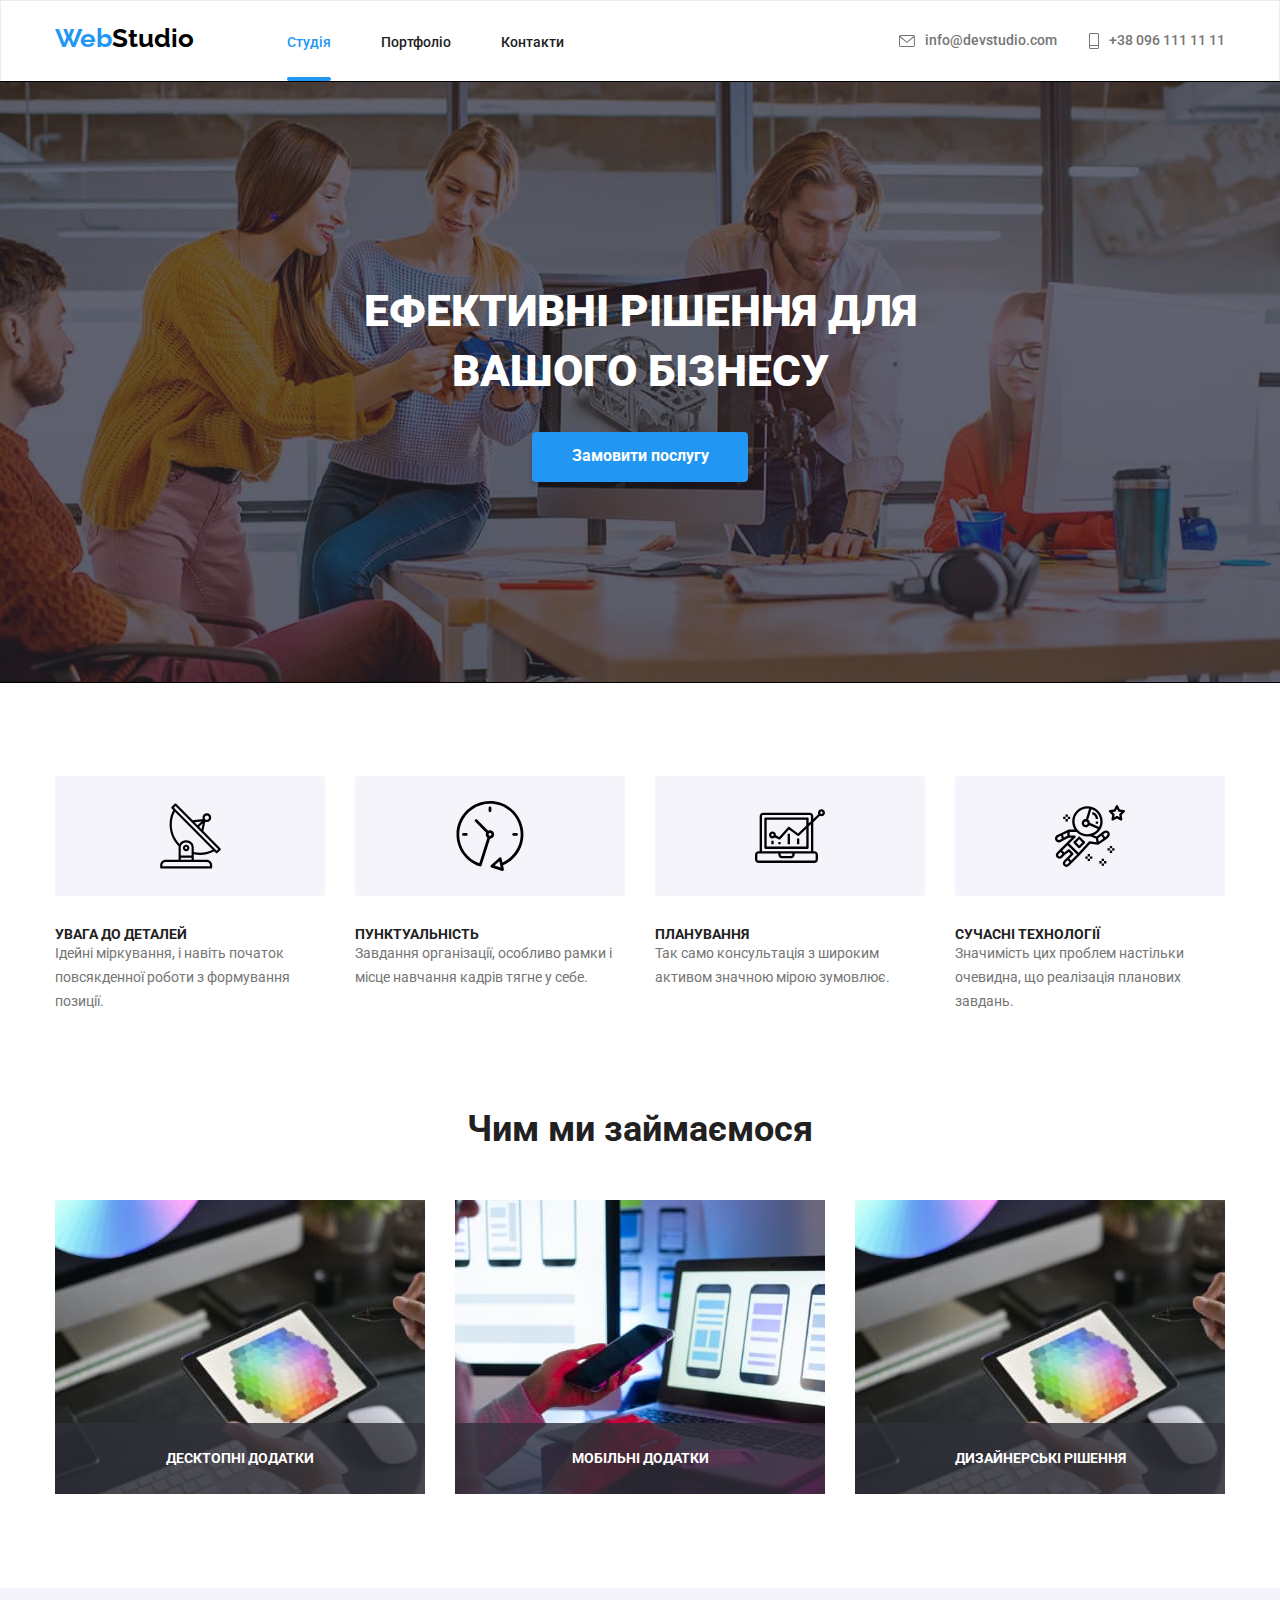
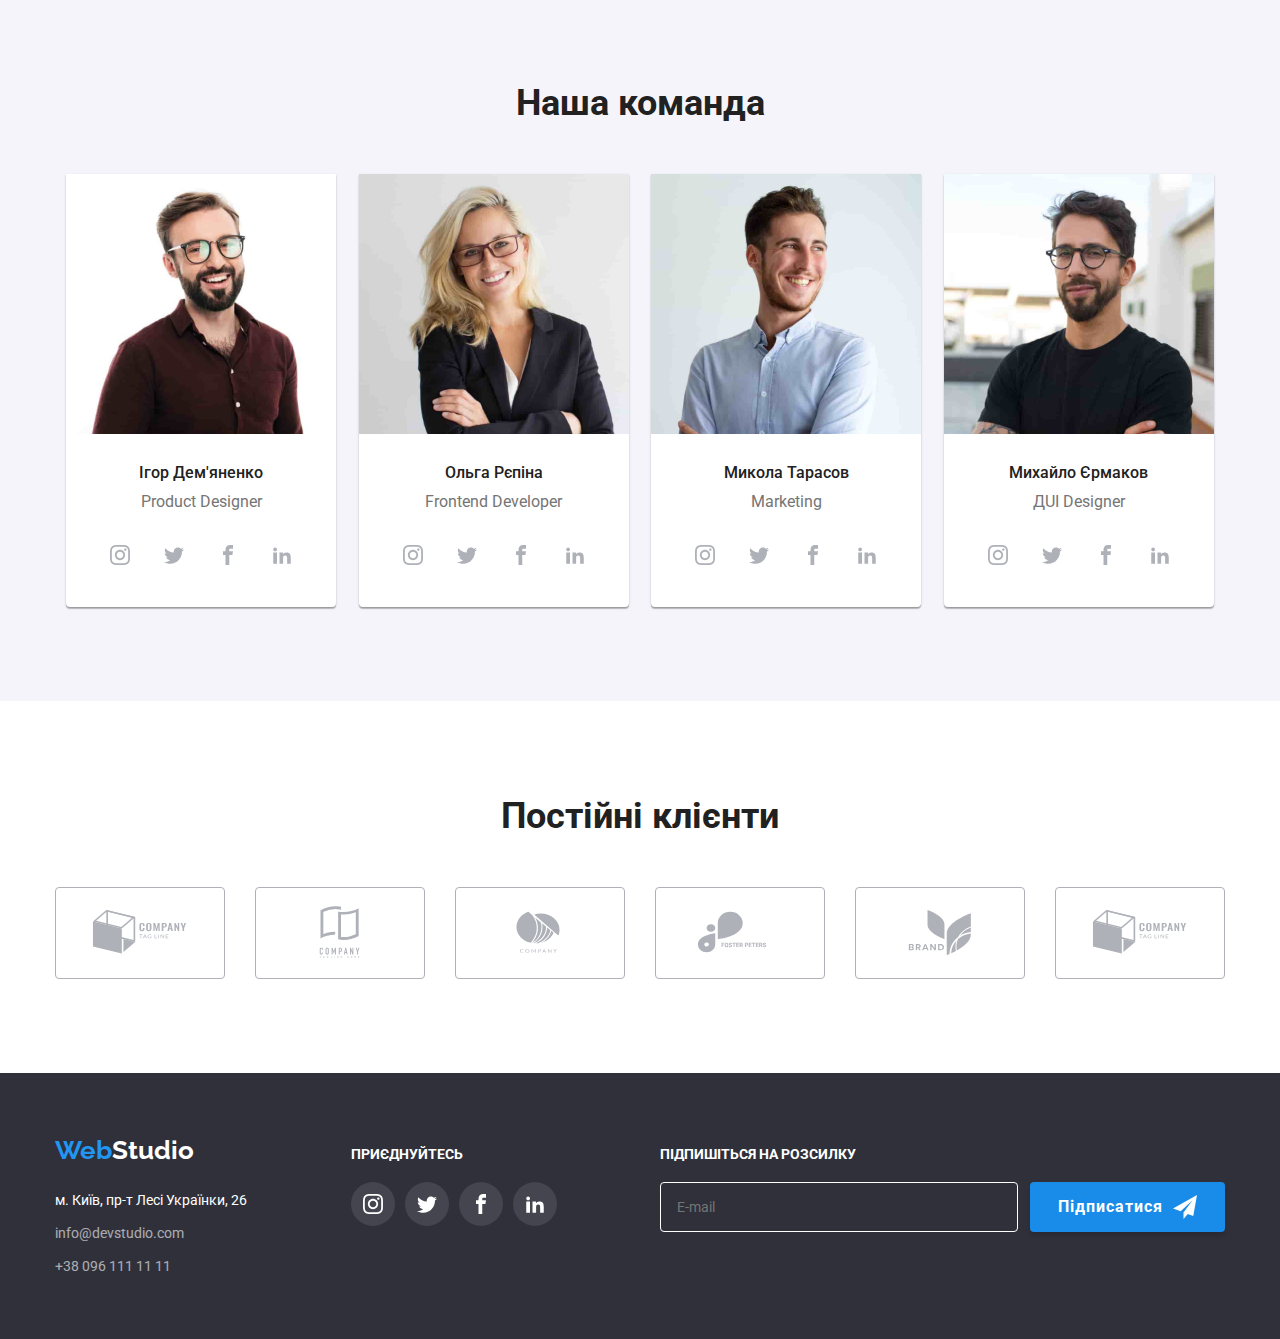
<file: index.html>
<!DOCTYPE html>
<html lang="uk">
  <head>
    <meta charset="UTF-8" />
    <meta http-equiv="X-UA-Compatible" content="IE=edge" />
    <meta name="viewport" content="width=device-width, initial-scale=1.0" />
    <title>lesson</title>
    <link rel="preconnect" href="https://fonts.googleapis.com" />
    <link rel="preconnect" href="https://fonts.gstatic.com" crossorigin />
    <link
      href="https://fonts.googleapis.com/css2?family=Raleway:wght@700&family=Roboto:wght@400;500;700;900&display=swap"
      rel="stylesheet"
    />
    <link
      rel="stylesheet"
      href="https://cdnjs.cloudflare.com/ajax/libs/modern-normalize/1.1.0/modern-normalize.css"
      integrity="sha512-Y0MM+V6ymRKN2zStTqzQ227DWhhp4Mzdo6gnlRnuaNCbc+YN/ZH0sBCLTM4M0oSy9c9VKiCvd4Jk44aCLrNS5Q=="
      crossorigin="anonymous"
      referrerpolicy="no-referrer"
    />

    <link rel="stylesheet" href="./css/main.min.css" />
  </head>
  <body>
    <header class="header">
      <div class="container">
        <div class="header__wrapper-q">
          <a lang="en" href="./index.html" class="logo active logo-activ"
            ><span class="logo-web">Web</span>Studio</a
          >
          <nav class="navigation">
            <ul class="header__list">
              <li>
                <a href="./index.html" class="navigation-a active"> Студія </a>
              </li>
              <li>
                <a
                  href="./portfolio.html"
                  class="navigation-b active promo animashn"
                >
                  Портфоліо
                </a>
              </li>
              <li>
                <a href="#" class="navigation-c active promo animashn">
                  Контакти
                </a>
              </li>
            </ul>
          </nav>

          <ul class="header__list-two">
            <li class="icon-tel-heder">
              <div class="div_anime animashn">
                <svg class="mail-heder">
                  <use
                    href="./images/icons.svg#icon-mail "
                    width="16"
                    height="12"
                  ></use>
                </svg>

                <a
                  href="mailto:info@devstudio.com"
                  class="navigation-aa active navigation-li animashn"
                  >info@devstudio.com</a
                >
              </div>
            </li>
            <li class="icon-tel-heder">
              <div class="div_anime active animashn">
                <svg class="tel-heder">
                  <use
                    href="./images/icons.svg#icon-tel "
                    width="10"
                    height="16"
                  ></use>
                </svg>
                <a
                  href="tel:info@devstudio.com"
                  class="navigation-bb active navigation-li animashn"
                  >+38 096 111 11 11</a
                >
              </div>
            </li>
          </ul>
        </div>
      </div>
    </header>
    <main>
      <section class="hero">
        <h1 class="hero-big">Ефективні рішення для вашого бізнесу</h1>
        <button type="button" class="bot-button" data-modal-open>
          Замовити послугу
        </button>
      </section>

      <section class="section">
        <div class="container">
          <h2 class="hidden__header">СЕКЦІЯ ТЕХНОЛОГІЇ</h2>
          <ul class="section-list__tehnology">
            <li class="section-tehnology__item">
              <div class="section-item__wraper">
                <svg class="icon__antenna" width="65" height="70">
                  <use href="./images/icons.svg#icon-antenna"></use>
                </svg>
              </div>
              <h3 class="section-tehnology__headline">УВАГА ДО ДЕТАЛЕЙ</h3>
              <p class="section-tehnology__text">
                Ідейні міркування, і навіть початок повсякденної роботи з
                формування позиції.
              </p>
            </li>
            <li class="section-tehnology__item">
              <div class="section-item__wraper">
                <svg class="section-tehnology__svg" width="67" height="70">
                  <use href="./images/icons.svg#icon-clock"></use>
                </svg>
              </div>
              <h3 class="section-tehnology__headline">ПУНКТУАЛЬНІСТЬ</h3>
              <p class="section-tehnology__text">
                Завдання організації, особливо рамки і місце навчання кадрів
                тягне у себе.
              </p>
            </li>
            <li class="section-tehnology__item">
              <div class="section-item__wraper">
                <svg class="section-tehnology__svg" width="70" height="55">
                  <use href="./images/icons.svg#icon-comp"></use>
                </svg>
              </div>
              <h3 class="section-tehnology__headline">ПЛАНУВАННЯ</h3>
              <p class="section-tehnology__text">
                Так само консультація з широким активом значною мірою зумовлює.
              </p>
            </li>
            <li class="section-tehnology__item">
              <div class="section-item__wraper">
                <svg class="section-tehnology__svg" width="60" height="60">
                  <use href="./images/icons.svg#icon-astronaut "></use>
                </svg>
              </div>
              <h3 class="section-tehnology__headline">СУЧАСНІ ТЕХНОЛОГІЇ</h3>
              <p class="section-tehnology__text">
                Значимість цих проблем настільки очевидна, що реалізація
                планових завдань.
              </p>
            </li>
          </ul>
        </div>
      </section>
      <section class="section">
        <div class="container">
          <h2 class="title">Чим ми займаємося</h2>
          <ul class="section-foto__list">
            <li class="section-foto__link">
              <img
                src="./images/img2.jpg"
                alt=" Технологія "
                width="370"
                height="294"
              />
              <div class="section-foto__wraper">
                <h3 class="section-foto__title">Десктопні додатки</h3>
              </div>
            </li>
            <li class="section-foto__link">
              <img
                src="./images/img1.jpg"
                alt=" Технологія "
                width="370"
                height="294"
              />
              <div class="section-foto__wraper">
                <h3 class="section-foto__title">Мобільні додатки</h3>
              </div>
            </li>
            <li class="section-foto__link">
              <img
                src="./images/img3.jpg"
                alt=" Технологія "
                width="370"
                height="294"
              />
              <div class="section-foto__wraper">
                <h3 class="section-foto__title">Дизайнерські рішення</h3>
              </div>
            </li>
          </ul>
        </div>
      </section>

      <section class="section section-frend">
        <div class="container">
          <h2 class="title">Наша команда</h2>
          <ul class="section-frend__list">
            <li class="section-frend__link">
              <img
                src="./images/igor.jpg"
                alt=" Студія "
                width="270"
                height="260"
                class="img-block"
              />
              <h3 class="section-frend__subtitle">Ігор Дем'яненко</h3>
              <p lang="en" class="section-frend__text">Product Designer</p>
              <ul class="sotsial__list">
                <li class="li_sots">
                  <a class="link__sots" href="#" aria-label="instagram">
                    <svg class="ikon_so" width="20" height="20">
                      <use
                        href="./images/icons.svg#icon-instagram"
                        class="img__sots"
                      ></use></svg
                  ></a>
                </li>
                <li class="li_sots">
                  <a class="link__sots" href="#" aria-label="twitter">
                    <svg class="ikon_so" width="20" height="20">
                      <use
                        href="./images/icons.svg#icon-twitter"
                        class="img__sots"
                      ></use></svg
                  ></a>
                </li>
                <li class="li_sots">
                  <a class="link__sots" href="#" aria-label="facebook">
                    <svg class="ikon_so" width="20" height="20">
                      <use
                        href="./images/icons.svg#icon-facebook"
                        class="img__sots"
                      ></use></svg
                  ></a>
                </li>
                <li class="li_sots">
                  <a class="link__sots" href="#" aria-label="linkedin">
                    <svg class="ikon_so" width="20" height="20">
                      <use
                        href="./images/icons.svg#icon-linkedin2"
                        class="img__sots"
                      ></use></svg
                  ></a>
                </li>
              </ul>
            </li>

            <li class="section-frend__link">
              <img
                src="./images/olga.jpg"
                alt=" Розробник інтерфейсу "
                width="270"
                height="260"
                class="img-block"
              />
              <h3 class="section-frend__subtitle">Ольга Рєпіна</h3>
              <p lang="en" class="section-frend__text">Frontend Developer</p>
              <ul class="sotsial__list">
                <li class="li_sots">
                  <a class="link__sots" href="#" aria-label="instagram">
                    <svg class="ikon_so" width="20" height="20">
                      <use href="./images/icons.svg#icon-instagram"></use></svg
                  ></a>
                </li>
                <li class="li_sots">
                  <a class="link__sots" href="#" aria-label="twitter">
                    <svg class="ikon_so" width="20" height="20">
                      <use href="./images/icons.svg#icon-twitter"></use></svg
                  ></a>
                </li>
                <li class="li_sots">
                  <a class="link__sots" href="#" aria-label="facebook">
                    <svg class="ikon_so" width="20" height="20">
                      <use href="./images/icons.svg#icon-facebook"></use></svg
                  ></a>
                </li>
                <li class="li_sots">
                  <a class="link__sots" href="#" aria-label="linkedin">
                    <svg class="ikon_so" width="20" height="20">
                      <use href="./images/icons.svg#icon-linkedin2"></use></svg
                  ></a>
                </li>
              </ul>
            </li>

            <li class="section-frend__link">
              <img
                src="./images/mykola.jpg"
                alt=" Маркетінг "
                width="270"
                height="260"
                class="img-block"
              />
              <h3 class="section-frend__subtitle">Микола Тарасов</h3>
              <p lang="en" class="section-frend__text">Marketing</p>
              <ul class="sotsial__list">
                <li class="li_sots">
                  <a class="link__sots" href="#" aria-label="instagram">
                    <svg class="ikon_so" width="20" height="20">
                      <use href="./images/icons.svg#icon-instagram"></use></svg
                  ></a>
                </li>
                <li class="li_sots">
                  <a class="link__sots" href="#" aria-label="twitter">
                    <svg class="ikon_so" width="20" height="20">
                      <use href="./images/icons.svg#icon-twitter"></use></svg
                  ></a>
                </li>
                <li class="li_sots">
                  <a class="link__sots" href="#" aria-label="facebook">
                    <svg class="ikon_so" width="20" height="20">
                      <use href="./images/icons.svg#icon-facebook"></use></svg
                  ></a>
                </li>
                <li class="li_sots">
                  <a class="link__sots" href="#" aria-label="linkedin">
                    <svg class="ikon_so" width="20" height="20">
                      <use href="./images/icons.svg#icon-linkedin2"></use></svg
                  ></a>
                </li>
              </ul>
            </li>

            <li class="section-frend__link">
              <img
                src="./images/myhail.jpg"
                alt=" Дизайнер "
                width="270"
                height="260"
                class="img-block"
              />
              <h3 class="section-frend__subtitle">Михайло Єрмаков</h3>
              <p lang="en" class="section-frend__text">ДUI Designer</p>
              <ul class="sotsial__list">
                <li class="li_sots">
                  <a class="link__sots" href="#" aria-label="instagram">
                    <svg class="ikon_so" width="20" height="20">
                      <use href="./images/icons.svg#icon-instagram"></use></svg
                  ></a>
                </li>
                <li class="li_sots">
                  <a class="link__sots" href="#" aria-label="twitter">
                    <svg class="ikon_so" width="20" height="20">
                      <use href="./images/icons.svg#icon-twitter"></use></svg
                  ></a>
                </li>
                <li class="li_sots">
                  <a class="link__sots" href="#" aria-label="facebook">
                    <svg class="ikon_so" width="20" height="20">
                      <use href="./images/icons.svg#icon-facebook"></use></svg
                  ></a>
                </li>
                <li class="li_sots">
                  <a class="link__sots" href="#" aria-label="linkedin">
                    <svg class="ikon_so" width="20" height="20">
                      <use href="./images/icons.svg#icon-linkedin2"></use></svg
                  ></a>
                </li>
              </ul>
            </li>
          </ul>
        </div>
      </section>

      <section class="section">
        <div class="container">
          <h2 class="title">Постійні клієнти</h2>
          <ul class="menu-list">
            <li class="menu-list__link">
              <a href="#" class="menu-list__item">
                <svg class="menu-list__svg">
                  <use
                    class="menu-list__icon"
                    href="./images/icons.svg#icon-logo1"
                    width="106"
                    height="60"
                  ></use>
                </svg>
              </a>
            </li>

            <li class="menu-list__link">
              <a href="#" class="menu-list__item">
                <svg class="menu-list__svg">
                  <use
                    class="menu-list__icon"
                    href="./images/icons.svg#icon-logo2"
                    width="106"
                    height="60"
                  ></use>
                </svg>
              </a>
            </li>
            <li class="menu-list__link">
              <a href="#" class="menu-list__item">
                <svg class="menu-list__svg">
                  <use
                    class="menu-list__icon"
                    href="./images/icons.svg#icon-logo3"
                    width="106"
                    height="60"
                  ></use>
                </svg>
              </a>
            </li>
            <li class="menu-list__link">
              <a href="#" class="menu-list__item">
                <svg class="menu-list__svg">
                  <use
                    class="menu-list__icon"
                    href="./images/icons.svg#icon-logo4"
                    width="106"
                    height="60"
                  ></use>
                </svg>
              </a>
            </li>
            <li class="menu-list__link">
              <a href="#" class="menu-list__item">
                <svg class="menu-list__svg">
                  <use
                    class="menu-list__icon"
                    href="./images/icons.svg#icon-logo5"
                    width="106"
                    height="60"
                  ></use>
                </svg>
              </a>
            </li>
            <li class="menu-list__link">
              <a href="#" class="menu-list__item">
                <svg class="menu-list__svg">
                  <use
                    class="menu-list__icon"
                    href="./images/icons.svg#icon-logo6"
                    width="106"
                    height="60"
                  ></use>
                </svg>
              </a>
            </li>
          </ul>
        </div>
      </section>
    </main>
    <footer class="footer">
      <div class="container footer-container">
        <div class="footer-wraper__logo">
          <a lang="en" href="./index.html" class="logo logo-a active"
            ><span class="logo-web logo-b">Web</span>Studio</a
          >
          <address class="addres__footer">
            <ul class="address-ul">
              <li class="adress-li-a">
                <a
                  href="https://www.google.com/maps/place/%D0%B1%D1%83%D0%BB.+%D0%9B%D0%B5%D1%81%D0%B8+%D0%A3%D0%BA%D1%80%D0%B0%D0%B8%D0%BD%D0%BA%D0%B8,+26,+%D0%9A%D0%B8%D0%B5%D0%B2,+02000/@50.4265807,30.5383858,17z/data=!4m13!1m7!3m6!1s0x40d4cf0e033ecbe9:0x57a4dffefec77da0!2z0LHRg9C7LiDQm9C10YHQuCDQo9C60YDQsNC40L3QutC4LCAyNiwg0JrQuNC10LIsIDAyMDAw!3b1!8m2!3d50.4265807!4d30.5383858!3m4!1s0x40d4cf0e033ecbe9:0x57a4dffefec77da0!8m2!3d50.4265807!4d30.5383858 "
                  class="adress-a active"
                  target="_blank"
                  >м. Київ, пр-т Лесі Українки, 26</a
                >
              </li>
              <li class="adress-li-a">
                <a href="mailto:info@devstudio.com" class="adress-b active"
                  >info@devstudio.com</a
                >
              </li>
              <li class="adress-li-a">
                <a href="tel:+380961111111" class="adress-c active"
                  >+38 096 111 11 11</a
                >
              </li>
            </ul>
          </address>
        </div>

        <div class="footer-wrap">
          <h2 class="text__footer">приєднуйтесь</h2>
          <ul class="sotsial__list sotsial__footer">
            <li class="li_sots">
              <a
                class="link__sots link__sots_foot"
                href="#"
                aria-label="instagram"
              >
                <svg class="ikon_so footer__icon" width="20" height="20">
                  <use href="./images/icons.svg#icon-instagram"></use></svg
              ></a>
            </li>
            <li class="li_sots">
              <a
                class="link__sots link__sots_foot"
                href="#"
                aria-label="twitter"
              >
                <svg class="ikon_so footer__icon" width="20" height="20">
                  <use href="./images/icons.svg#icon-twitter"></use></svg
              ></a>
            </li>
            <li class="li_sots">
              <a
                class="link__sots link__sots_foot"
                href="#"
                aria-label="facebook"
              >
                <svg class="ikon_so footer__icon" width="20" height="20">
                  <use href="./images/icons.svg#icon-facebook"></use></svg
              ></a>
            </li>
            <li class="li_sots">
              <a
                class="link__sots link__sots_foot"
                href="#"
                aria-label="linkedin"
              >
                <svg class="ikon_so footer__icon" width="20" height="20">
                  <use href="./images/icons.svg#icon-linkedin2"></use></svg
              ></a>
            </li>
          </ul>
        </div>
        <div>
          <h2 class="text__footer">підпишіться на розсилку</h2>
          <form class="footer-batton">
            <input
              type="email"
              name="name"
              placeholder="E-mail"
              class="footer-input__mail"
            />
            <button type="submit" class="button-footer__text" data-modal-open>
              Підписатися
              <svg class="svg-send" width="24" height="24">
                <use class="" href="./images/icons.svg#send"></use>
              </svg>
            </button>
          </form>
        </div>
      </div>
    </footer>
    
    <div class="backdrop is-hidden" data-modal>
      <div class="modal">
        <button class="modal-close" data-modal-close>
          <svg class="close-icon" width="11" height="11">
            <use href="./images/icons.svg#close-btn"></use>
          </svg>
        </button>

        <form class="form data-modal">
          <p class="form-title">Залиште свої дані, ми вам передзвонимо</p>
          <label class="label" for="input-name">
            <span class="label-text">Ім'я</span>
          </label>
          <div class="field">
            <input
              class="field-input input"
              type="text"
              name="name"
              required
              id="input-name"
            />
            <svg class="field-icon" width="12" height="12">
              <use href="./images/icons.svg#man"></use>
            </svg>
          </div>
          <label class="label" for="input-phone">
            <span class="label-text">Телефон</span>
          </label>
          <div class="field">
            <input
              class="field-input input"
              type="tel"
              name="phone"
              required
              id="input-phone"
            />
            <svg class="field-icon" width="13" height="13">
              <use href="./images/icons.svg#phone"></use>
            </svg>
          </div>
          <label class="label" for="input-email">
            <span class="label-text">Пошта</span>
          </label>
          <div class="field">
            <input
              class="field-input input"
              type="email"
              name="email"
              required
              id="input-email"
            />
            <svg class="field-icon" width="15" height="12">
              <use href="./images/icons.svg#email"></use>
            </svg>
          </div>

          <label class="label" for="message">
            <span class="label-text">Коментар</span>
          </label>
          <textarea
            class="message input"
            id="message"
            placeholder="Введіть текст"
          ></textarea>

          <label class="privacy">
            <input
              class="privacy-input hidden"
              type="checkbox"
              name="privacy"
            />

            <span class="privacy-wrapp">
              <svg class="privacy-icon" width="11" height="8">
                <use href="./images/icons.svg#check"></use>
              </svg>
            </span>
            <span class="privacy-text">
              Погоджуюся з розсилкою та приймаю
              <a class="privacy-link" href="#">Умови договору</a>
            </span>
          </label>
          <button class="button button-form" type="submit">Відправити</button>
        </form>
      </div>
    </div>

    <script src="./js/modal.js"></script>
  </body>
</html>
</file>
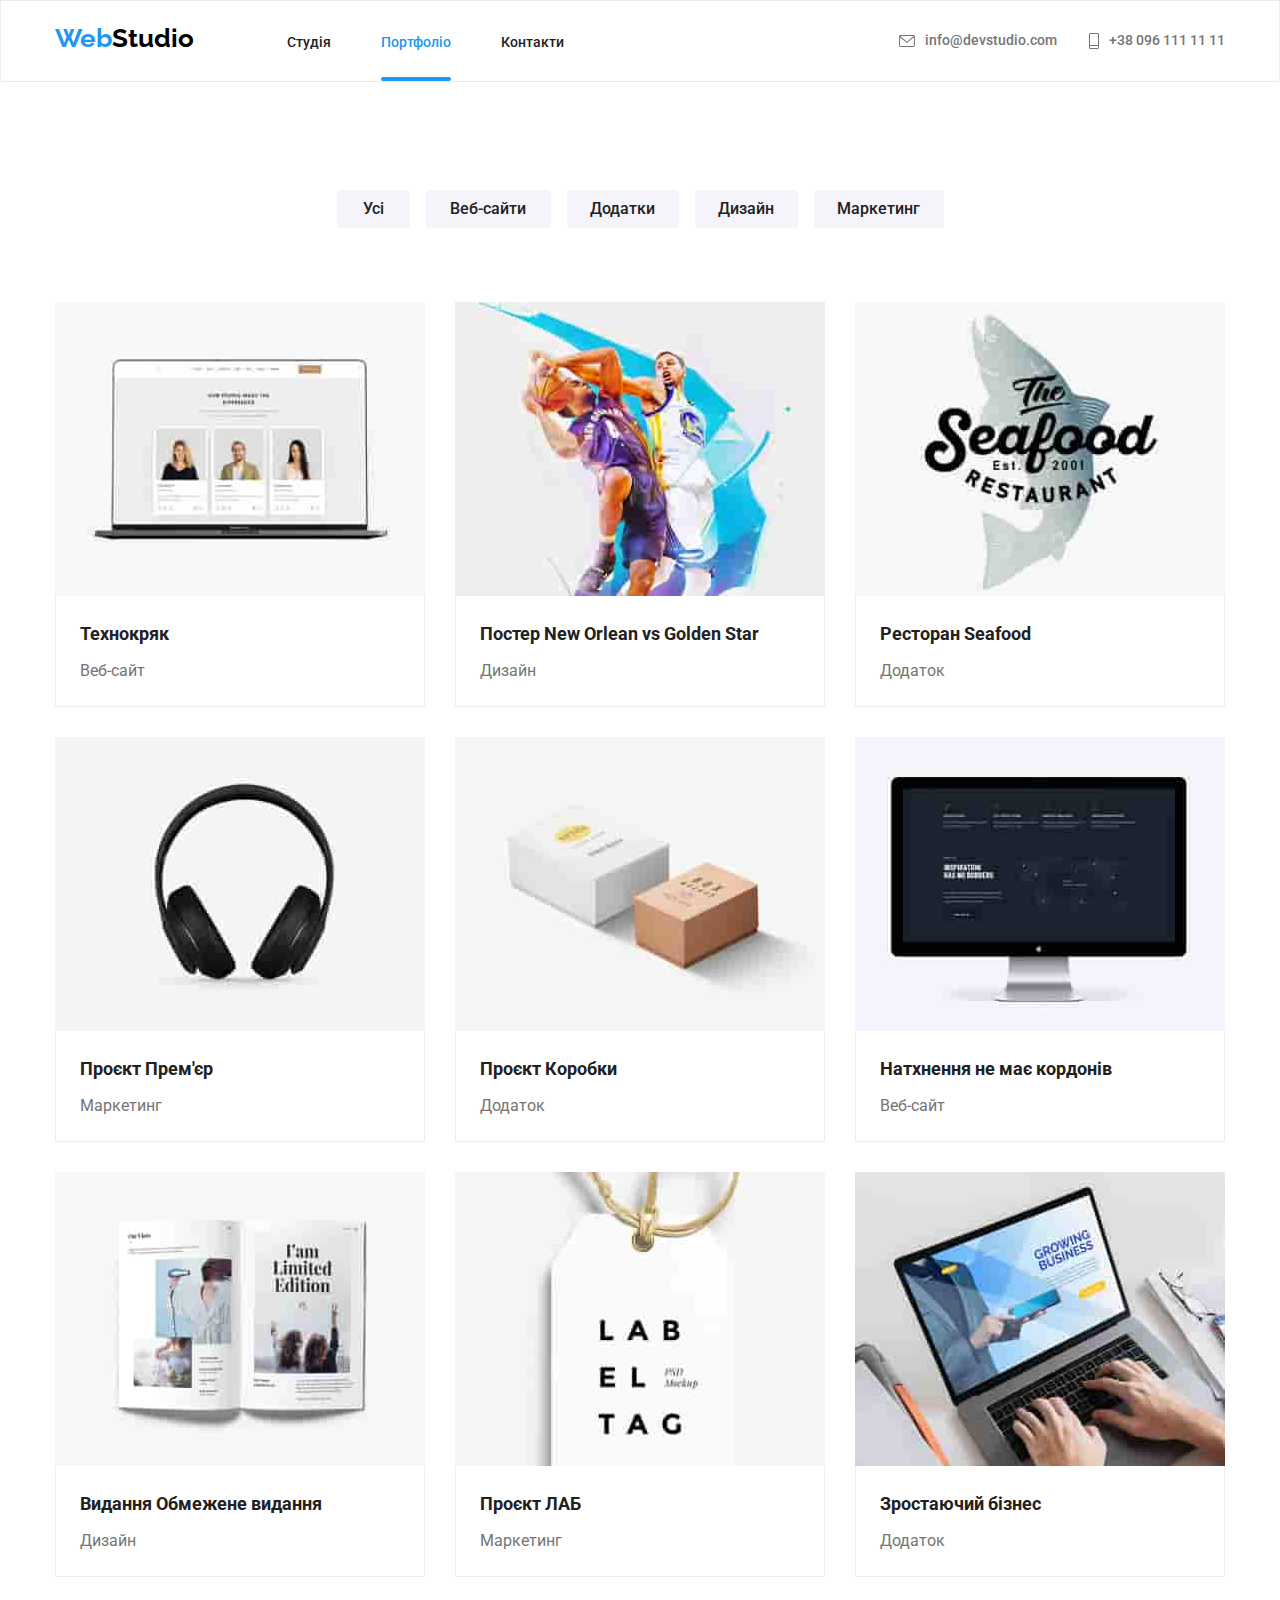
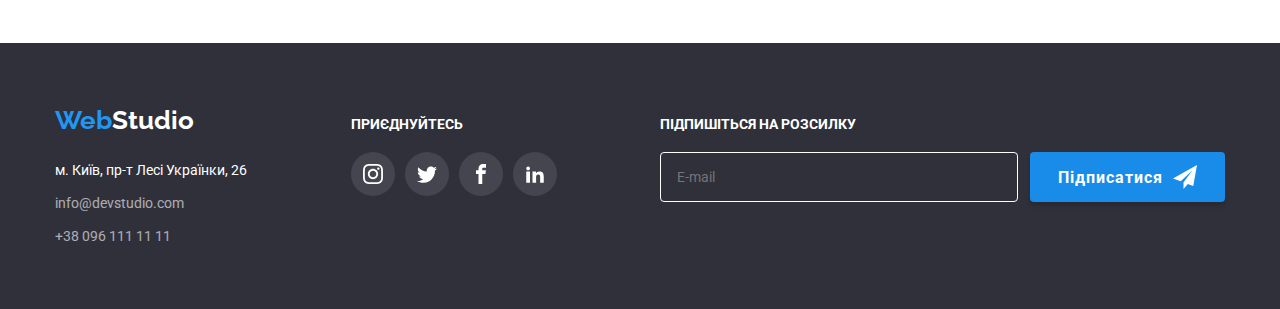
<file: portfolio.html>
<!DOCTYPE html>
<html lang="uk">
  <head>
    <meta charset="UTF-8" />
    <meta http-equiv="X-UA-Compatible" content="IE=edge" />
    <meta name="viewport" content="width=device-width, initial-scale=1.0" />
    <title>lesson</title>
    <link rel="preconnect" href="https://fonts.googleapis.com" />
    <link rel="preconnect" href="https://fonts.gstatic.com" crossorigin />
    <link
      href="https://fonts.googleapis.com/css2?family=Raleway:wght@700&family=Roboto:wght@400;500;700;900&display=swap"
      rel="stylesheet"
    />
    <link
      rel="stylesheet"
      href="https://cdnjs.cloudflare.com/ajax/libs/modern-normalize/1.1.0/modern-normalize.css"
      integrity="sha512-Y0MM+V6ymRKN2zStTqzQ227DWhhp4Mzdo6gnlRnuaNCbc+YN/ZH0sBCLTM4M0oSy9c9VKiCvd4Jk44aCLrNS5Q=="
      crossorigin="anonymous"
      referrerpolicy="no-referrer"
    />
    <link rel="stylesheet" href="./css/main.min.css" />
  </head>
  <body>
    <header>
      <div class="container">
        <div class="header__wrapper-q">
          <a lang="en" href="./index.html" class="logo active logo-activ"
            ><span class="logo-web">Web</span>Studio</a
          >
          <nav class="navigation">
            <ul class="header__list">
              <li>
                <a href="./index.html" class="active heder__a animashn">
                  Студія
                </a>
              </li>
              <li>
                <a href="./portfolio.html" class="navigation-bi promo">
                  Портфоліо
                </a>
              </li>
              <li>
                <a href="#" class="navigation-c active promo animashn">
                  Контакти
                </a>
              </li>
            </ul>
          </nav>

          <ul class="header__list-two">
            <li class="icon-tel-heder">
              <div class="div_anime animashn">
                <svg class="mail-heder">
                  <use
                    href="./images/icons.svg#icon-mail "
                    width="16"
                    height="12"
                  ></use>
                </svg>

                <a
                  href="mailto:info@devstudio.com"
                  class="navigation-aa active navigation-li animashn"
                  >info@devstudio.com</a
                >
              </div>
            </li>
            <li class="icon-tel-heder">
              <div class="div_anime animashn">
                <svg class="tel-heder">
                  <use
                    href="./images/icons.svg#icon-tel "
                    width="10"
                    height="16"
                  ></use>
                </svg>
                <a
                  href="tel:info@devstudio.com"
                  class="navigation-bb active navigation-li animashn"
                  >+38 096 111 11 11</a
                >
              </div>
            </li>
          </ul>
        </div>
      </div>
    </header>
    <main>
      <section>
        <h1 class="hidden__header">СЕКЦІЯ</h1>
        <div class="container">
          <ul class="items">
            <li>
              <button
                type="button"
                class="portfolio-items__btn portfolio-items__btn-a"
              >
                Усі
              </button>
            </li>
            <li>
              <button
                type="button"
                class="portfolio-items__btn portfolio-items__btn-b"
              >
                Веб-сайти
              </button>
            </li>
            <li>
              <button
                type="button"
                class="portfolio-items__btn portfolio-items__btn-c"
              >
                Додатки
              </button>
            </li>
            <li>
              <button
                type="button"
                class="portfolio-items__btn portfolio-items__btn-d"
              >
                Дизайн
              </button>
            </li>
            <li>
              <button
                type="button"
                class="portfolio-items__btn portfolio-items__btn-i"
              >
                Маркетинг
              </button>
            </li>
          </ul>

          <ul class="portfolio-list">
            <li class="portfolio-list__item">
              <div class="portfolio-list__img-wrap">
                <img
                  src="./images/Big.jpg"
                  alt="Технокряк"
                  width="370"
                  height="294"
                />
                <div class="portfolio-list__box-img">
                  <p class="portfolio-list__text">
                    Ресурс пропонує комплексні пропозиції з різним рівнем
                    функціоналу та сервісів. Все це дозволить відвідувачу
                    отримати вичерпні відомості про компанію чи приватну особу.
                  </p>
                </div>
              </div>

              <div class="portfolio-list__card-text">
                <h3 class="portfolio-list__aside">Технокряк</h3>
                <p class="portfolio-list__widget">Веб-сайт</p>
              </div>
            </li>
            <li class="portfolio-list__item">
              <a href="#">
                <div class="portfolio-list__img-wrap">
                  <img
                    src="./images/pat1.jpg"
                    alt="Постер New Orlean vs Golden Star"
                    width="370"
                    height="294"
                  />
                  <div class="portfolio-list__box-img">
                    <p class="portfolio-list__text">
                      Ресурс пропонує комплексні пропозиції з різним рівнем
                      функціоналу та сервісів. Все це дозволить відвідувачу
                      отримати вичерпні відомості про компанію чи приватну
                      особу.
                    </p>
                  </div>
                </div>

                <div class="portfolio-list__card-text">
                  <h3 class="portfolio-list__aside">
                    Постер New Orlean vs Golden Star
                  </h3>
                  <p class="portfolio-list__widget">Дизайн</p>
                </div></a
              >
            </li>
            <li class="portfolio-list__item">
              <a href="#">
                <div class="portfolio-list__img-wrap">
                  <img
                    src="./images/pat2.jpg"
                    width="370"
                    height="294"
                    alt="Ресторан Seafood"
                  />
                  <div class="portfolio-list__box-img">
                    <p class="portfolio-list__text">
                      Ресурс пропонує комплексні пропозиції з різним рівнем
                      функціоналу та сервісів. Все це дозволить відвідувачу
                      отримати вичерпні відомості про компанію чи приватну
                      особу.
                    </p>
                  </div>
                </div>
                <div class="portfolio-list__card-text">
                  <h3 class="portfolio-list__aside">Ресторан Seafood</h3>
                  <p class="portfolio-list__widget">Додаток</p>
                </div></a
              >
            </li>
            <li class="portfolio-list__item">
              <a href="#">
                <div class="portfolio-list__img-wrap">
                  <img
                    src="./images/pat4.jpg"
                    width="370"
                    height="294"
                    alt="Проєкт Prime"
                  />
                  <div class="portfolio-list__box-img">
                    <p class="portfolio-list__text">
                      Ресурс пропонує комплексні пропозиції з різним рівнем
                      функціоналу та сервісів. Все це дозволить відвідувачу
                      отримати вичерпні відомості про компанію чи приватну
                      особу.
                    </p>
                  </div>
                </div>
                <div class="portfolio-list__card-text">
                  <h3 class="portfolio-list__aside">Проєкт Прем'єр</h3>
                  <p class="portfolio-list__widget">Маркетинг</p>
                </div></a
              >
            </li>
            <li class="portfolio-list__item">
              <a href="#">
                <div class="portfolio-list__img-wrap">
                  <img
                    src="./images/pat5.jpg"
                    alt="Проєкт Boxes"
                    width="370"
                    height="294"
                  />
                  <div class="portfolio-list__box-img">
                    <p class="portfolio-list__text">
                      Ресурс пропонує комплексні пропозиції з різним рівнем
                      функціоналу та сервісів. Все це дозволить відвідувачу
                      отримати вичерпні відомості про компанію чи приватну
                      особу.
                    </p>
                  </div>
                </div>

                <div class="portfolio-list__card-text">
                  <h3 class="portfolio-list__aside">Проєкт Коробки</h3>
                  <p class="portfolio-list__widget">Додаток</p>
                </div></a
              >
            </li>
            <li class="portfolio-list__item">
              <a href="#">
                <div class="portfolio-list__img-wrap">
                  <img
                    src="./images/pat6.jpg"
                    alt="Inspiration has no Borders"
                    width="370"
                    height="294"
                  />
                  <div class="portfolio-list__box-img">
                    <p class="portfolio-list__text">
                      Ресурс пропонує комплексні пропозиції з різним рівнем
                      функціоналу та сервісів. Все це дозволить відвідувачу
                      отримати вичерпні відомості про компанію чи приватну
                      особу.
                    </p>
                  </div>
                </div>
                <div class="portfolio-list__card-text">
                  <h3 class="portfolio-list__aside">
                    Натхнення не має кордонів
                  </h3>
                  <p class="portfolio-list__widget">Веб-сайт</p>
                </div></a
              >
            </li>
            <li class="portfolio-list__item">
              <a href="#">
                <div class="portfolio-list__img-wrap">
                  <img
                    src="./images/pat7.jpg"
                    alt="Видання Limited Edition
              "
                    width="370"
                    height="294"
                  />
                  <div class="portfolio-list__box-img">
                    <p class="portfolio-list__text">
                      Ресурс пропонує комплексні пропозиції з різним рівнем
                      функціоналу та сервісів. Все це дозволить відвідувачу
                      отримати вичерпні відомості про компанію чи приватну
                      особу.
                    </p>
                  </div>
                </div>
                <div class="portfolio-list__card-text">
                  <h3 class="portfolio-list__aside">
                    Видання Обмежене видання
                  </h3>
                  <p class="portfolio-list__widget">Дизайн</p>
                </div></a
              >
            </li>
            <li class="portfolio-list__item">
              <a href="#">
                <div class="portfolio-list__img-wrap">
                  <img
                    src="./images/pat8.jpg"
                    alt="Проєкт LAB"
                    width="370"
                    height="294"
                  />
                  <div class="portfolio-list__box-img">
                    <p class="portfolio-list__text">
                      Ресурс пропонує комплексні пропозиції з різним рівнем
                      функціоналу та сервісів. Все це дозволить відвідувачу
                      отримати вичерпні відомості про компанію чи приватну
                      особу.
                    </p>
                  </div>
                </div>
                <div class="portfolio-list__card-text">
                  <h3 class="portfolio-list__aside">Проєкт ЛАБ</h3>
                  <p class="portfolio-list__widget">Маркетинг</p>
                </div></a
              >
            </li>
            <li class="portfolio-list__item">
              <a href="#">
                <div class="portfolio-list__img-wrap">
                  <img
                    src="./images/pat9.jpg"
                    alt="Growing Business"
                    width="370"
                    height="294"
                  />
                  <div class="portfolio-list__box-img">
                    <p class="portfolio-list__text">
                      Ресурс пропонує комплексні пропозиції з різним рівнем
                      функціоналу та сервісів. Все це дозволить відвідувачу
                      отримати вичерпні відомості про компанію чи приватну
                      особу.
                    </p>
                  </div>
                </div>
                <div class="portfolio-list__card-text">
                  <h3 class="portfolio-list__aside">Зростаючий бізнес</h3>
                  <p class="portfolio-list__widget">Додаток</p>
                </div></a
              >
            </li>
          </ul>
        </div>
      </section>
    </main>
    <footer class="footer">
      <div class="container footer-container">
        <div class="footer-wraper__logo">
          <a lang="en" href="./index.html" class="logo logo-a active"
            ><span class="logo-web logo-b">Web</span>Studio</a
          >
          <address class="addres__footer">
            <ul class="address-ul">
              <li class="adress-li-a">
                <a
                  href="https://www.google.com/maps/place/%D0%B1%D1%83%D0%BB.+%D0%9B%D0%B5%D1%81%D0%B8+%D0%A3%D0%BA%D1%80%D0%B0%D0%B8%D0%BD%D0%BA%D0%B8,+26,+%D0%9A%D0%B8%D0%B5%D0%B2,+02000/@50.4265807,30.5383858,17z/data=!4m13!1m7!3m6!1s0x40d4cf0e033ecbe9:0x57a4dffefec77da0!2z0LHRg9C7LiDQm9C10YHQuCDQo9C60YDQsNC40L3QutC4LCAyNiwg0JrQuNC10LIsIDAyMDAw!3b1!8m2!3d50.4265807!4d30.5383858!3m4!1s0x40d4cf0e033ecbe9:0x57a4dffefec77da0!8m2!3d50.4265807!4d30.5383858 "
                  class="adress-a active"
                  target="_blank"
                  >м. Київ, пр-т Лесі Українки, 26</a
                >
              </li>
              <li class="adress-li-a">
                <a href="mailto:info@devstudio.com" class="adress-b active"
                  >info@devstudio.com</a
                >
              </li>
              <li class="adress-li-a">
                <a href="tel:+380961111111" class="adress-c active"
                  >+38 096 111 11 11</a
                >
              </li>
            </ul>
          </address>
        </div>

        <div class="footer-wrap">
          <h2 class="text__footer">приєднуйтесь</h2>
          <ul class="sotsial__list sotsial__footer">
            <li class="li_sots">
              <a
                class="link__sots link__sots_foot"
                href="#"
                aria-label="instagram"
              >
                <svg class="ikon_so footer__icon" width="20" height="20">
                  <use href="./images/icons.svg#icon-instagram"></use></svg
              ></a>
            </li>
            <li class="li_sots">
              <a
                class="link__sots link__sots_foot"
                href="#"
                aria-label="twitter"
              >
                <svg class="ikon_so footer__icon" width="20" height="20">
                  <use href="./images/icons.svg#icon-twitter"></use></svg
              ></a>
            </li>
            <li class="li_sots">
              <a
                class="link__sots link__sots_foot"
                href="#"
                aria-label="facebook"
              >
                <svg class="ikon_so footer__icon" width="20" height="20">
                  <use href="./images/icons.svg#icon-facebook"></use></svg
              ></a>
            </li>
            <li class="li_sots">
              <a
                class="link__sots link__sots_foot"
                href="#"
                aria-label="linkedin"
              >
                <svg class="ikon_so footer__icon" width="20" height="20">
                  <use href="./images/icons.svg#icon-linkedin2"></use></svg
              ></a>
            </li>
          </ul>
        </div>
        <div>
          <h2 class="text__footer">підпишіться на розсилку</h2>
          <form class="footer-batton">
            <input
              type="email"
              name="name"
              placeholder="E-mail"
              class="footer-input__mail"
            />
            <button type="button" class="button-footer__text" data-modal-open>
              Підписатися
              <svg class="svg-send" width="24" height="24">
                <use class="" href="./images/icons.svg#send"></use>
              </svg>
            </button>
          </form>
        </div>
      </div>
    </footer>
  </body>
</html>
</file>
<file: css/main.min.css>
body{font-family:"Roboto","Times New Roman",sans-serif}html{box-sizing:border-box}*,::before,::after{box-sizing:inherit}:root{--main-one-color: #2196F3;--main-to-color: #757575;--main-sir-color: #FFFFFF;--main-fa-color: #2F303A;--main-se-color: #212121;--main-so-color: #F5F4FA ;--main-sr-color: #000000;--main-btn-color: #188CE8;--main-icn-cololor:#F5F5F5;--main-icon-color: #AFB1B8}header{border:1px solid #ececec}img{display:block}a{text-decoration:none}a{margin:0px}li,ul{list-style-type:none;padding:0px;margin:0px}h1{text-transform:uppercase}h1,h2,h3,p,header,main{margin-top:0px;margin-bottom:0px}ul{-webkit-padding-start:0px;padding-inline-start:0px}.header__list,.header__list-two{font-weight:500;font-size:14px;line-height:1.7;align-items:center}.header__list,.header__list-two{justify-content:space-between;display:flex;margin:0px}.header__list-two{margin-left:auto}.promo{color:var(--main-se-color)}.navigation-li{color:var(--main-to-color)}.active:hover,.active:focus{color:var(--main-one-color);fill:#188ce8}.navigation-a,.navigation-bi{color:var(--main-one-color)}.hero-big{width:700px;font-weight:900;font-size:44px;line-height:1.36;color:var(--main-sir-color);text-align:center;margin-left:auto;margin-right:auto;margin-bottom:30px}.hero{max-width:1600px;background-color:var(--main-fa-color);text-align:center;padding-bottom:200px;padding-top:200px;margin-left:auto;margin-right:auto;justify-content:center;background-image:linear-gradient(rgba(47, 48, 58, 0.4), rgba(47, 48, 58, 0.5)),url(../images/img1/hero.jpg);background-repeat:no-repeat;background-position:center;background-size:cover;outline:1px solid #000}.bot-button{border:0px;width:216px;height:50px;background-color:var(--main-one-color);font-family:Roboto;font-weight:700;font-size:16px;line-height:1.88;color:var(--main-sir-color);border-radius:4px;box-shadow:0px 4px 4px rgba(0,0,0,.15);cursor:pointer}.logo{font-family:Raleway;font-weight:700;font-size:26px;line-height:1.38;color:var(--main-sr-color);display:inline-block}.logo-web,.logo-b{color:var(--main-one-color)}.logo-a,.logo-wite{color:var(--main-sir-color)}.logo-a.active{margin-bottom:20px}a.logo.active.logo-activ{margin-right:93px;padding-top:20px;padding-bottom:24px}.footer-wrap{align-items:flex-start}.section-comand{background-color:var(--main-so-color)}.section-tehnology__item{width:270px}.section-list__tehnology{display:flex;flex-wrap:wrap;text-align:left;-moz-column-gap:30px;column-gap:30px}.section-foto__list{display:flex;justify-content:space-between}.section-frend__subtitle,.portfolio-items__btn{font-weight:500;font-size:16px;line-height:1.17;color:var(--main-se-color)}.section-frend__subtitle{margin-bottom:10px}.section-frend__subtitle,.section-frend__text{text-align:center}.section-frend__text{font-size:16px;line-height:1.17;color:var(--main-to-color);margin-bottom:16pt}.title{font-weight:700;font-size:36px;line-height:1.17;color:var(--main-se-color);text-align:center;margin-bottom:50px}.section-tehnology__headline{font-weight:700;font-size:14px;line-height:1.17;color:var(--main-se-color)}.section-tehnology__text{font-weight:400;font-size:14px;line-height:1.71;color:var(--main-to-color)}.adress-b,.adress-c,.adress-bi,.adress-ci,.adress-a{font-weight:400;font-size:14px;line-height:1.71;color:var(--main-sir-color);font-style:normal;opacity:.6}.adress-a{opacity:1}.footer{box-sizing:border-box;background:var(--main-fa-color);padding-top:60px;padding-bottom:60px}.adress-li-a{margin-bottom:9px}.adress-li-a:last-child{margin-bottom:0}.bot-button:hover,.bot-button:focus{background-color:var(--main-btn-color)}.hidden__header{position:absolute;white-space:nowrap;width:1px;height:1px;overflow:hidden;border:0;padding:0;clip:rect(0 0 0 0);-webkit-clip-path:inset(50%);clip-path:inset(50%);margin:-1px}.section-frend__list{display:flex;justify-content:space-around;margin:0px}.items{display:flex;align-items:center;justify-content:center;margin-left:auto;margin-right:auto;margin-top:100px}.portfolio-items__btn{height:38px;top:180px;left:979px;background:var(--main-so-color);margin:8px;border:none;border-radius:4px;cursor:pointer}.portfolio-items__btn-a{width:73px}.portfolio-items__btn-b{width:125px}.portfolio-items__btn-c{width:112px}.portfolio-items__btn-d{width:103px}.portfolio-items__btn-i{width:130px}.portfolio-items__btn:hover{background-color:var(--main-one-color);color:var(--main-sir-color);transition-duration:.5s;box-shadow:0px 3px 1px rgba(0,0,0,.1),0px 1px 2px rgba(0,0,0,.08),0px 2px 2px rgba(0,0,0,.12);border-radius:4px;transition:250ms cubic-bezier(0.4, 0, 0.2, 1)}.portfolio-items__btn:focus{background-color:var(--main-one-color);color:var(--main-sir-color);box-shadow:0px 3px 1px rgba(0,0,0,.1),0px 1px 2px rgba(0,0,0,.08),0px 2px 2px rgba(0,0,0,.12);border-radius:4px}.portfolio-list__widget{font-weight:400;font-size:16px;line-height:1.88;color:var(--main-to-color)}.portfolio-list__aside{font-weight:700;font-size:18px;line-height:2;color:var(--main-se-color);margin-bottom:4px}.active{display:inline-block}.portfolio-list{display:flex;flex-wrap:wrap;align-items:center;justify-content:space-between;margin-left:auto;margin-right:auto;row-gap:30px}.items,.portfolio-list{margin-bottom:66px}.box-p{display:flex;align-items:center;justify-content:center;margin-left:auto;margin-right:auto;margin-top:0px}.container{max-width:1200px;padding-left:15px;padding-right:15px;margin-left:auto;margin-right:auto;align-items:center}.header__wrapper-q{display:flex;flex-wrap:wrap;align-items:baseline;justify-content:start}.navigation-ai,.navigation-a{display:inline-block}.navigation-bi,.navigation-b{display:inline-block}.navigation-ci,.navigation-c{display:inline-block}.navigation-di,.navigation-aa{display:inline-block}.navigation-ii,.navigation-bb{display:inline-block}.navigation-b,.navigation-bi{margin-left:50px;margin-right:50px}.div_anime{margin-left:32px}.address-ul{margin:0px}.section-frend{padding-top:94px;padding-bottom:94px;background-color:var(--main-so-color)}.section{margin-top:94px}.section-frend__link{box-shadow:0px 1px 3px rgba(0,0,0,.12),0px 1px 1px rgba(0,0,0,.14),0px 2px 1px rgba(0,0,0,.2);border-radius:0px 0px 4px 4px;padding-bottom:30px;background-color:var(--main-sir-color)}.img-block{display:block;border-radius:0px;margin-bottom:30px}.portfolio-list__card-text{border:0px;padding-left:24px;padding-top:20px;padding-right:24px;padding-bottom:20px;border-bottom:1px solid #eee;border-left:1px solid #eee;border-right:1px solid #eee}.section-item__wraper{border-radius:4px;background:var(--main-so-color);width:270px;height:120px;margin-bottom:30px;display:flex;align-items:center;justify-content:center}.menu-list__icon{justify-content:center;align-items:center;display:flex}.menu-list__link{display:flex;justify-content:center;align-items:center}.menu-list__item{display:flex;justify-content:center;align-items:center;width:170px;height:92px;border:1px solid #afb1b8;border-radius:4px}.wrup__ul{padding-top:94px;display:flex;align-items:center;justify-content:center;flex-wrap:wrap;gap:30px}.wrapper__im{width:170px;height:92px;background:var(--main-icn-cololor)}.link__sots{width:44px;height:44px;border-radius:50%;display:flex;align-items:center;justify-content:center;color:var(--main-so-color)}.link__sots:hover,.link__sots:focus{fill:var(--main-sir-color);background-color:var(--main-one-color);transition:250ms cubic-bezier(0.4, 0, 0.2, 1)}.menu-list__item:focus,.menu-list__item:hover{fill:var(--main-one-color);border-color:var(--main-one-color);transition:250ms cubic-bezier(0.4, 0, 0.2, 1)}.menu-list__item,.link__sots{fill:var(--main-icon-color);transition:250ms cubic-bezier(0.4, 0, 0.2, 1)}.sotsial__list{display:flex;gap:10px;justify-content:center}.menu-list{display:flex;flex-wrap:wrap;-moz-column-gap:30px;column-gap:30px;margin-bottom:94px;align-items:center;justify-content:center}.text__footer{font-weight:700;font-size:14px;line-height:1.17;color:var(--main-sir-color);margin-bottom:20px;text-transform:uppercase}.sotsial__footer{justify-content:start}.footer__icon{fill:var(--main-sir-color)}.portfolio-list__item:hover{box-shadow:0px 3px 1px rgba(0,0,0,.1),0px 1px 2px rgba(0,0,0,.08),0px 2px 2px rgba(0,0,0,.12);border-radius:4px}.link__sots_foot{background-color:rgba(255,255,255,.1)}.section-foto__title{font-weight:700;font-size:14px;line-height:1.17;color:var(--main-sir-color);text-transform:uppercase}.section-foto__wraper{width:370px;padding:0px;position:absolute;text-align:center;padding-top:27px;padding-bottom:27px;background:rgba(47,48,58,.8);left:0;bottom:0}.section-foto__link{position:relative}.navigation-a,.animashn,.navigation-bi{position:relative}.navigation-a::after,.navigation-bi::after{content:"";position:absolute;display:block;width:100%;background-color:var(--main-one-color);height:4px;left:0px;top:46px;border-radius:2px}.animashn::after{content:"";position:absolute;display:block;width:100%;background-color:var(--main-one-color);height:4px;left:0px;top:46px;border-radius:2px;transform:scaleX(0);transition:opacity 250ms cubic-bezier(0.4, 0, 0.2, 1),transform 250ms cubic-bezier(0.4, 0, 0.2, 1)}.animashn:hover:after{transform:scaleX(1)}.portfolio-list__text{font-weight:400;font-size:18px;line-height:1.56;color:var(--main-sir-color)}.portfolio-list__img-wrap:hover .portfolio-list__box-img{transform:translatex(0)}.portfolio-list__box-img{position:absolute;padding:63px 24px;top:0;left:0;width:100%;height:100%;background-color:var(--main-one-color);transform:translateY(100%);transition:250ms cubic-bezier(0.4, 0, 0.2, 1)}.portfolio-list__img-wrap{width:370px;height:294px;position:relative;overflow:hidden}.svg__foot,.svg-foot{background-color:rgba(255,255,255,.1)}.icon-tel-heder{display:inline-block}.tel-heder{width:10px;height:16px}.mail-heder{width:16px;height:12px}.mail-heder,.tel-heder{margin-right:10px}.div_anime:hover,.div_anime:focus{color:var(--main-one-color);fill:var(--main-one-color);transition:250ms cubic-bezier(0.4, 0, 0.2, 1)}.heder__n{color:var(--main-one-color)}.heder__a{color:var(--main-se-color)}.menu-list__svg{display:flex;justify-content:center;align-items:center;width:106px;height:60px}.section-tehnology__svg{display:flex;align-items:center;justify-content:center;width:70px;height:70px}.form-title{font-weight:700;margin-left:auto;margin-right:auto;font-size:20px;line-height:1.17;text-align:center;letter-spacing:.03em;margin-bottom:10px;color:var(--main-se-color)}.label{display:block;margin-bottom:4px}.label-text,.input{display:inline;font-size:12px;line-height:1.16;letter-spacing:.01em;color:#757575}.field{height:40px;position:relative;margin-bottom:5px}.input{display:block;width:100%;border:1px solid rgba(33,33,33,.2);border-radius:4px;outline:rgba(0,0,0,0);transition:border 250ms cubic-bezier(0.4, 0, 0.2, 1)}.input:focus{border-color:var(--main-one-color)}input:checked{background-color:var(--main-one-color)}.field-input{padding:11px 15px 11px 40px}.field-icon{fill:var(--main-se-color);position:absolute;left:15px;top:50%;transform:translateY(-50%);transition:fill 250ms cubic-bezier(0.4, 0, 0.2, 1)}.field-input:focus+.field-icon{fill:var(--main-one-color)}.message{height:120px;padding:15px;margin-bottom:20px;resize:none}.message::-moz-placeholder{font-size:12px;line-height:1.16;letter-spacing:.01em;color:rgba(117,117,117,.5)}.message:-ms-input-placeholder{font-size:12px;line-height:1.16;letter-spacing:.01em;color:rgba(117,117,117,.5)}.message::placeholder{font-size:12px;line-height:1.16;letter-spacing:.01em;color:rgba(117,117,117,.5)}.privacy{display:flex;justify-content:center;align-items:center;margin-bottom:30px}.privacy-wrapp{display:flex;align-items:center;justify-content:center;width:16px;height:15px;border:2px solid;border-color:var(--main-se-color);border-radius:2px;transition:opacity border 250ms cubic-bezier(0.4, 0, 0.2, 1);fill:var(--main-sir-color);background-color:var(--main-sir-color)}.privacy-icon{display:flex;align-items:center;justify-content:center;opacity:0}.privacy-input{position:absolute;width:1px;height:1px;margin:-1px;bottom:0;padding:0px;clip:rect(0 0 0 0);overflow:hidden}.privacy-input:checked+.privacy-wrapp{border:rgba(0,0,0,0);background-color:#188ce8}.privacy-input:checked+.privacy-wrapp .privacy-icon{opacity:1}.privacy-text{font-weight:400;font-size:14px;line-height:1.7;margin-left:9px;color:var(--main-to-color)}.privacy-link{color:var(--main-one-color);text-decoration:underline}.button-form{width:200px;padding:0px;border:0px;height:50px;color:var(--main-sir-color);background-color:var(--main-one-color);box-shadow:0px 4px 4px rgba(0,0,0,.15);border-radius:4px;font-size:16px;margin-left:auto;margin-right:auto;font-weight:700;display:flex;align-items:center;justify-content:center;cursor:pointer}.backdrop{position:fixed;top:0;right:0;bottom:0;left:0;opacity:1;transition:opacity 250ms cubic-bezier(0.4, 0, 0.2, 1);background-color:rgba(0,0,0,.2)}.backdrop.is-hidden{visibility:hidden;opacity:0;pointer-events:none}.modal{position:absolute;width:528px;padding:40px;top:50%;left:50%;transform:translate(-50%, -50%);border-radius:4px;background:var(--main-sir-color);box-shadow:0px 1px 3px rgba(0,0,0,.12),0px 1px 1px rgba(0,0,0,.14),0px 2px 1px rgba(0,0,0,.2)}.modal-close{position:absolute;width:30px;height:30px;display:flex;justify-content:center;align-items:center;right:8px;top:8px;padding:0;cursor:pointer;border:1px solid rgba(0,0,0,.1);border-radius:50%;background-color:rgba(0,0,0,0);transition:250ms cubic-bezier(0.4, 0, 0.2, 1)}.modal-close:hover{fill:var(--main-one-color)}.footer-div__mail,.footer-input__mail{display:flex;align-items:center;width:358px;height:50px;border:0px;border:1px solid var(--main-sir-color);border-radius:4px;padding-left:16px;color:rgba(255,255,255,.6);background-color:var(--main-fa-color)}.footer-batton{display:flex;gap:12px;font-weight:400;font-size:14px;line-height:1.25;color:var(--main-sir-color)}.button-footer__text{display:flex;padding:0px;border:0px;padding-left:28px;padding-right:28px;height:50px;font-weight:700;font-size:16px;line-height:1.87;color:var(--main-sir-color);background-color:var(--main-btn-color);box-shadow:0px 4px 4px rgba(0,0,0,.15);border-radius:4px;align-items:center;justify-content:center;letter-spacing:.06em}.svg-send{margin-left:10px}.div_anime{display:flex;align-items:center}.div_anime{fill:var(--main-to-color)}.footer-container{display:flex;justify-content:space-between;align-items:baseline}/*# sourceMappingURL=main.min.css.map */
</file>
